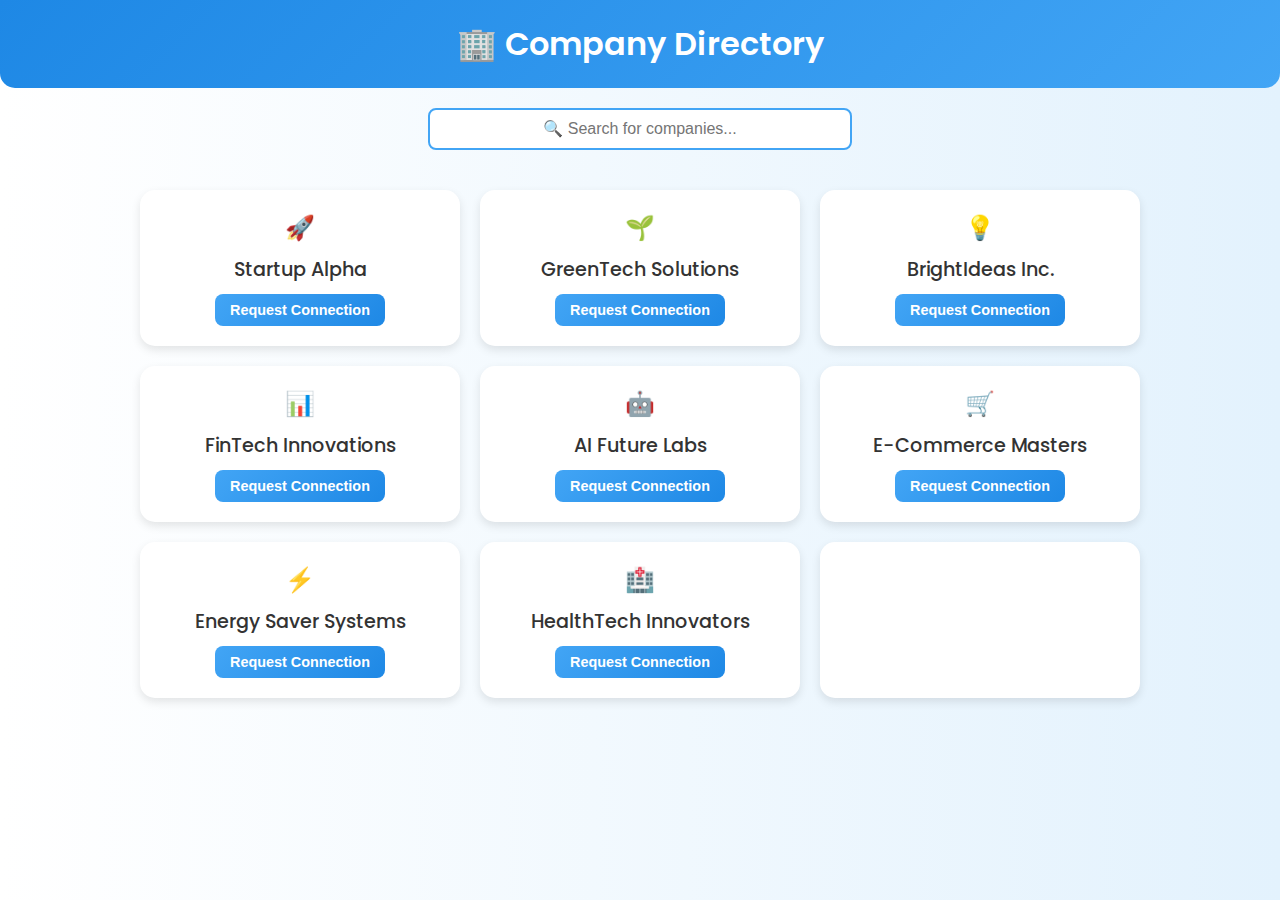
<file: companies.html>
<!DOCTYPE html>
<html lang="en">
<head>
    <meta charset="UTF-8">
    <meta name="viewport" content="width=device-width, initial-scale=1.0">
    <title>Company Directory</title>
    <style>
        @import url('https://fonts.googleapis.com/css2?family=Poppins:wght@300;400;600&display=swap');
        body {
            font-family: 'Poppins', sans-serif;
            background: linear-gradient(to right, #ffffff, #e3f2fd);
            color: #333;
            margin: 0;
            padding: 0;
            display: flex;
            flex-direction: column;
            align-items: center;
        }
        header {
            width: 100%;
            background: linear-gradient(135deg, #1e88e5, #42a5f5);
            color: white;
            padding: 20px 0;
            text-align: center;
            font-size: 2rem;
            font-weight: 600;
            border-radius: 0 0 15px 15px;
        }
        .search-bar {
            margin: 20px;
            width: 90%;
            max-width: 400px;
            padding: 10px;
            border: 2px solid #42a5f5;
            border-radius: 8px;
            font-size: 1rem;
            outline: none;
            text-align: center;
        }
        .company-container {
            display: grid;
            grid-template-columns: repeat(auto-fit, minmax(250px, 1fr));
            gap: 20px;
            width: 90%;
            max-width: 1000px;
            margin: 20px auto;
        }
        .company-card {
            background: white;
            padding: 20px;
            border-radius: 15px;
            box-shadow: 0px 4px 10px rgba(0, 0, 0, 0.1);
            text-align: center;
            font-size: 1.2rem;
            font-weight: 500;
            transition: transform 0.3s, box-shadow 0.3s;
        }
        .company-card:hover {
            transform: translateY(-5px);
            box-shadow: 0px 6px 20px rgba(0, 0, 0, 0.15);
        }
        .company-card span {
            font-size: 1.5rem;
            display: block;
            margin-bottom: 10px;
        }
        .request-button {
            background: linear-gradient(135deg, #42a5f5, #1e88e5);
            color: white;
            border: none;
            padding: 8px 15px;
            margin-top: 10px;
            border-radius: 8px;
            font-size: 0.9rem;
            cursor: pointer;
            font-weight: 600;
            transition: all 0.3s;
        }
        .request-button:hover {
            background: linear-gradient(135deg, #1e88e5, #42a5f5);
            transform: scale(1.05);
        }
        .back-button {
            padding: 12px 24px;
            margin-top: 20px;
            border: none;
            background: linear-gradient(135deg, #42a5f5, #1e88e5);
            color: white;
            cursor: pointer;
            border-radius: 8px;
            font-size: 1rem;
            font-weight: 600;
            transition: all 0.3s;
        }
        .back-button:hover {
            background: linear-gradient(135deg, #1e88e5, #42a5f5);
            transform: scale(1.05);
        }
        .connection-requests {
            width: 90%;
            max-width: 600px;
            margin-top: 30px;
            padding: 20px;
            background: white;
            box-shadow: 0px 4px 10px rgba(0, 0, 0, 0.1);
            border-radius: 15px;
            text-align: center;
        }
        ul {
            list-style: none;
            padding: 0;
        }
        li {
            background: #e3f2fd;
            padding: 10px;
            margin: 5px 0;
            border-radius: 8px;
            font-size: 1.1rem;
        }
        @media (max-width: 600px) {
            .company-container {
                grid-template-columns: 1fr;
            }
        }
    </style>
</head>
<body>
    <header>🏢 Company Directory</header>

    <input type="text" class="search-bar" id="search" placeholder="🔍 Search for companies..." onkeyup="searchCompanies()">

    <div class="company-container" id="company-list">
        <div class="company-card"> 
            <span>🚀</span> Startup Alpha 
            <button class="request-button" onclick="requestConnection('Startup Alpha')">Request Connection</button>
        </div>
        <div class="company-card"> 
            <span>🌱</span> GreenTech Solutions 
            <button class="request-button" onclick="requestConnection('GreenTech Solutions')">Request Connection</button>
        </div>
        <div class="company-card"> 
            <span>💡</span> BrightIdeas Inc. 
            <button class="request-button" onclick="requestConnection('BrightIdeas Inc.')">Request Connection</button>
        </div>
        <div class="company-card"> 
            <span>📊</span> FinTech Innovations 
            <button class="request-button" onclick="requestConnection('FinTech Innovations')">Request Connection</button>
        </div>
        <div class="company-card"> 
            <span>🤖</span> AI Future Labs 
            <button class="request-button" onclick="requestConnection('AI Future Labs')">Request Connection</button>
        </div>
        <div class="company-card"> 
            <span>🛒</span> E-Commerce Masters 
            <button class="request-button" onclick="requestConnection('E-Commerce Masters')">Request Connection</button>
        </div>
        <div class="company-card"> 
            <span>⚡</span> Energy Saver Systems 
            <button class="request-button" onclick="requestConnection('Energy Saver Systems')">Request Connection</button>
        </div>
        <div class="company-card"> 
            <span>🏥</span> HealthTech Innovators 
            <button class="request-button" onclick="requestConnection('HealthTech Innovators')">Request Connection</button>
        </div>
        <div class="company-card"> 
            <spa
</file>
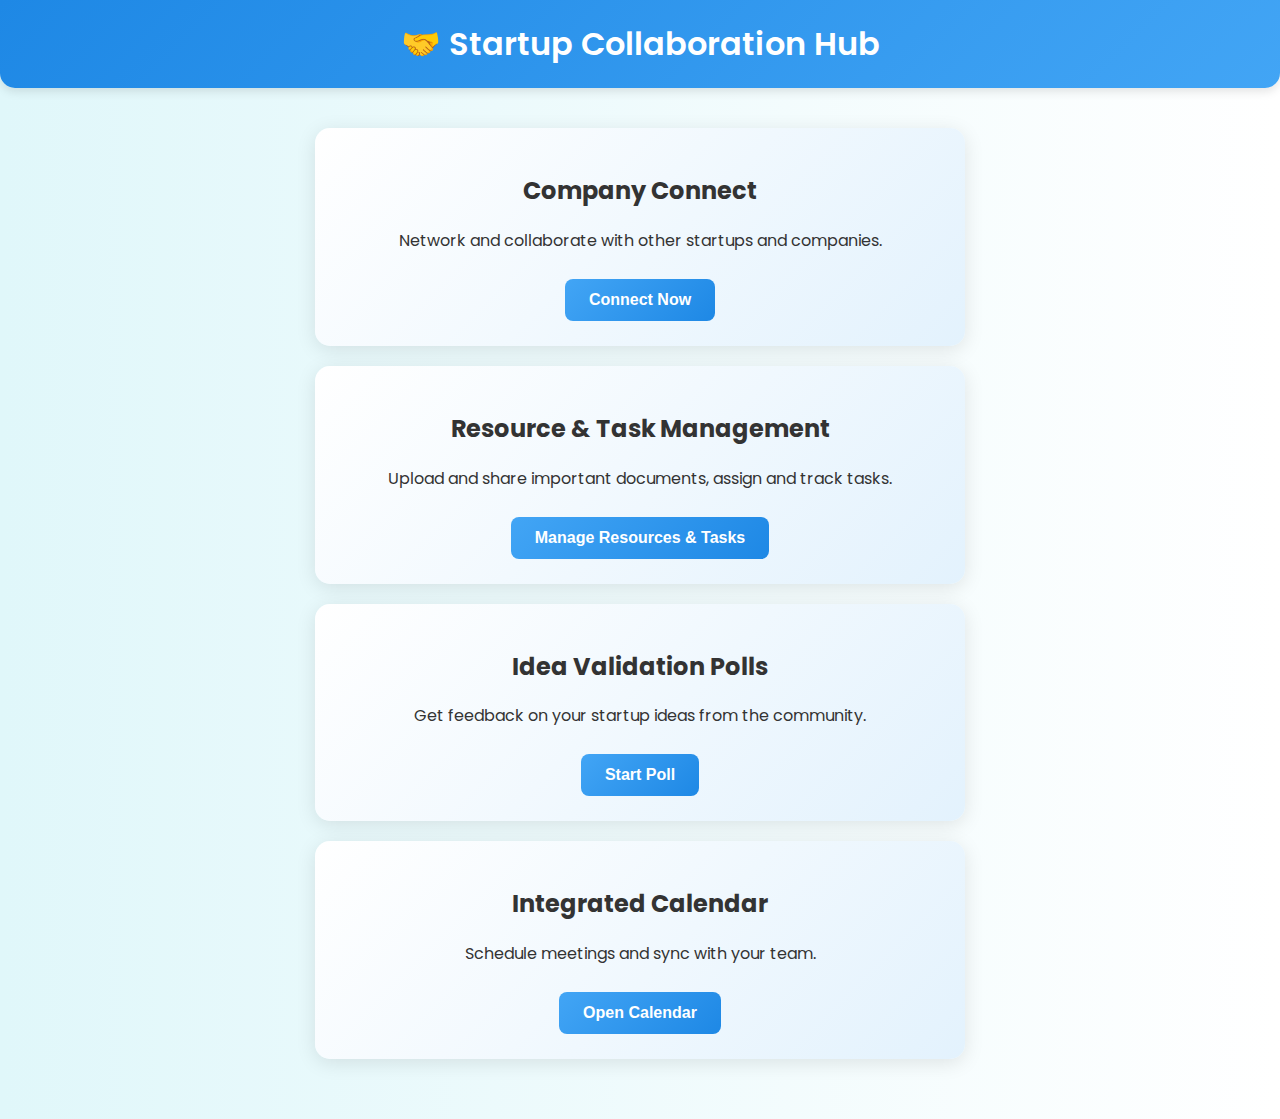
<file: schedule.html>
<!DOCTYPE html>
<html lang="en">
<head>
    <meta charset="UTF-8">
    <meta name="viewport" content="width=device-width, initial-scale=1.0">
    <title>Startup Collaboration Hub</title>
    <link rel="stylesheet" href="styles.css">
    <script defer src="script.js"></script>
    <style>
        @import url('https://fonts.googleapis.com/css2?family=Poppins:wght@300;400;600&display=swap');
        body {
            font-family: 'Poppins', sans-serif;
            background: linear-gradient(to right, #e0f7fa, #ffffff);
            color: #333;
            margin: 0;
            padding: 0;
            display: flex;
            flex-direction: column;
            align-items: center;
        }
        header {
            width: 100%;
            background: linear-gradient(135deg, #1e88e5, #42a5f5);
            color: white;
            padding: 20px 0;
            text-align: center;
            font-size: 2rem;
            font-weight: 600;
            box-shadow: 0px 4px 10px rgba(0, 0, 0, 0.1);
            border-radius: 0 0 15px 15px;
        }
        main {
            display: flex;
            flex-direction: column;
            align-items: center;
            width: 90%;
            max-width: 600px;
            margin: 40px auto;
        }
        section {
            background: linear-gradient(135deg, #ffffff, #e3f2fd);
            padding: 25px;
            border-radius: 15px;
            box-shadow: 0px 4px 20px rgba(0, 0, 0, 0.1);
            transition: transform 0.3s ease-in-out;
            text-align: center;
            width: 100%;
            margin-bottom: 20px;
        }
        section:hover {
            transform: translateY(-5px);
        }
        button {
            padding: 12px 24px;
            margin-top: 10px;
            border: none;
            background: linear-gradient(135deg, #42a5f5, #1e88e5);
            color: white;
            cursor: pointer;
            border-radius: 8px;
            font-size: 1rem;
            font-weight: 600;
            transition: all 0.3s;
        }
        button:hover {
            background: linear-gradient(135deg, #1e88e5, #42a5f5);
            transform: scale(1.05);
        }
    </style>
</head>
<body>
    <header> 🤝 Startup Collaboration Hub </header>
    <main>
        <section id="company-connect">
            <h2>Company Connect</h2>
            <p>Network and collaborate with other startups and companies.</p>
            <button>Connect Now</button>
        </section>
        <section id="resources-tasks">
            <h2>Resource & Task Management</h2>
            <p>Upload and share important documents, assign and track tasks.</p>
            <button>Manage Resources & Tasks</button>
        </section>
        <section id="idea-validation">
            <h2>Idea Validation Polls</h2>
            <p>Get feedback on your startup ideas from the community.</p>
            <button>Start Poll</button>
        </section>
        <section id="calendar">
            <h2>Integrated Calendar</h2>
            <p>Schedule meetings and sync with your team.</p>
            <button>Open Calendar</button>
        </section>
    </main>
</body>
</html>
</file>
<file: styles.css>
document.getElementById('submitBtn').addEventListener('click', function() {
  const formTitle = document.getElementById('formTitle').value;
  const question = document.getElementById('question').value;
  const formOutput = document.getElementById('formOutput');

  if (formTitle && question) {
      formOutput.innerHTML = `<h2>${formTitle}</h2><p>${question}</p>`;
      document.getElementById('formTitle').value = '';
      document.getElementById('question').value = '';
  } else {
      alert('Please fill in both fields.');
  }
});
</file>
